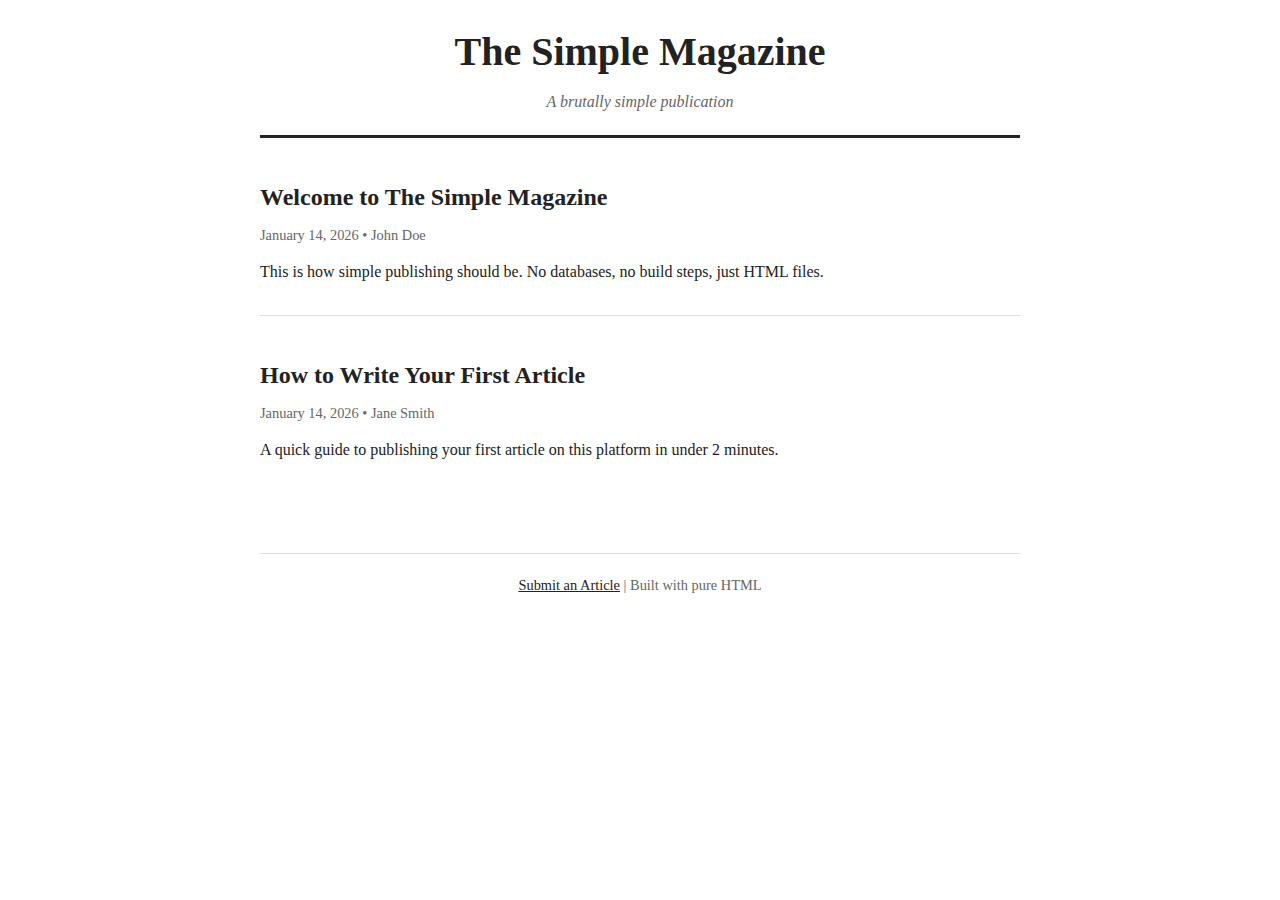
<file: index.html>
<!DOCTYPE html>
<html lang="en">
<head>
    <meta charset="UTF-8">
    <meta name="viewport" content="width=device-width, initial-scale=1.0">
    <title>The Simple Magazine</title>
    <link rel="stylesheet" href="style.css">
</head>
<body>
    <header>
        <h1>The Simple Magazine</h1>
        <p>A brutally simple publication</p>
    </header>

    <main>
        <!-- 
        ═══════════════════════════════════════════════════════════════
        HOW TO ADD A NEW ARTICLE:
        1. Copy article-template.html
        2. Paste your content into it
        3. Save as articles/your-article-name.html
        4. Add ONE line below (copy/paste an existing line and edit)
        5. Commit to GitHub
        ═══════════════════════════════════════════════════════════════
        -->

        <article class="article-preview">
            <h2><a href="articles/welcome.html">Welcome to The Simple Magazine</a></h2>
            <p class="meta">January 14, 2026 • John Doe</p>
            <p>This is how simple publishing should be. No databases, no build steps, just HTML files.</p>
        </article>

        <article class="article-preview">
            <h2><a href="articles/example-article.html">How to Write Your First Article</a></h2>
            <p class="meta">January 14, 2026 • Jane Smith</p>
            <p>A quick guide to publishing your first article on this platform in under 2 minutes.</p>
        </article>

        <!-- ADD NEW ARTICLES HERE (newest first) -->
        <!-- 
        <article class="article-preview">
            <h2><a href="articles/YOUR-FILE-NAME.html">Your Article Title</a></h2>
            <p class="meta">Date • Author Name</p>
            <p>Brief description or first paragraph excerpt.</p>
        </article>
        -->

    </main>

    <footer>
        <p><a href="submit.html">Submit an Article</a> | Built with pure HTML</p>
    </footer>
</body>
</html>
</file>
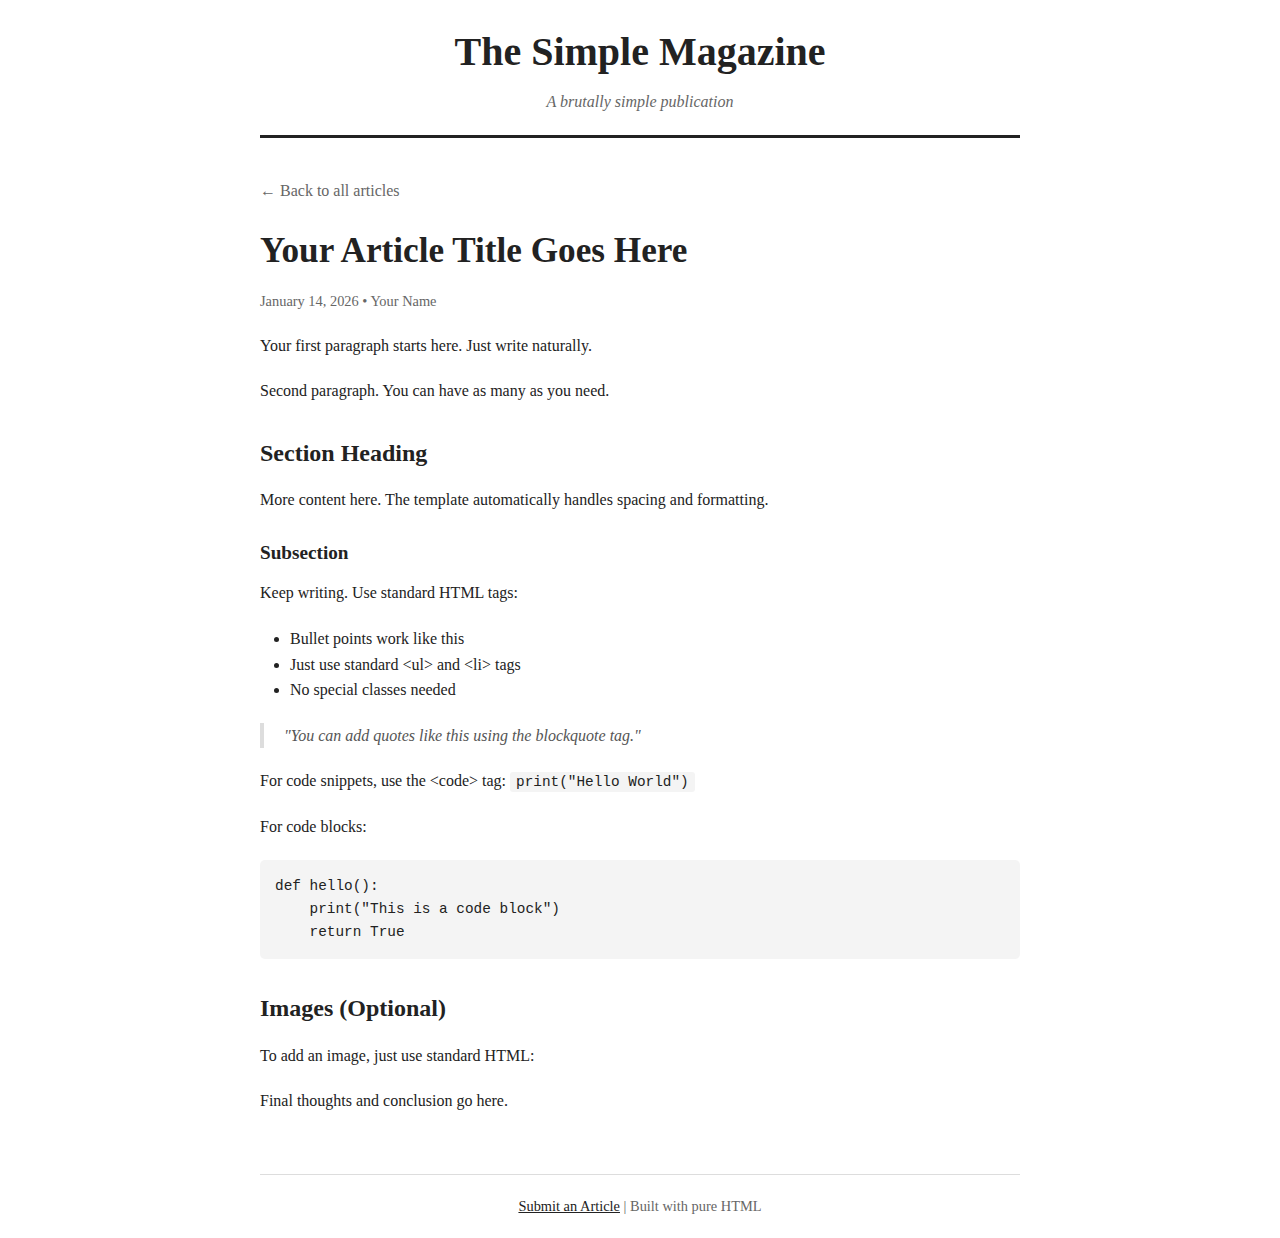
<file: article-template.html>
<!DOCTYPE html>
<html lang="en">
<head>
    <meta charset="UTF-8">
    <meta name="viewport" content="width=device-width, initial-scale=1.0">
    <title>ARTICLE TITLE HERE - The Simple Magazine</title>
    <link rel="stylesheet" href="../style.css">
</head>
<body>
    <header>
        <h1>The Simple Magazine</h1>
        <p>A brutally simple publication</p>
    </header>

    <a href="../index.html" class="back-link">← Back to all articles</a>

    <main>
        <article class="full-article">
            <!-- 
            ═══════════════════════════════════════════════════════════════
            INSTRUCTIONS:
            1. Change the <title> tag above to your article title
            2. Replace EVERYTHING between these comment blocks with your content
            3. Save this file as articles/your-article-name.html
            4. Add a link to index.html
            5. Commit to GitHub
            ═══════════════════════════════════════════════════════════════
            -->

            <h1>Your Article Title Goes Here</h1>
            <p class="meta">January 14, 2026 • Your Name</p>

            <p>Your first paragraph starts here. Just write naturally.</p>

            <p>Second paragraph. You can have as many as you need.</p>

            <h2>Section Heading</h2>
            
            <p>More content here. The template automatically handles spacing and formatting.</p>

            <h3>Subsection</h3>

            <p>Keep writing. Use standard HTML tags:</p>

            <ul>
                <li>Bullet points work like this</li>
                <li>Just use standard &lt;ul&gt; and &lt;li&gt; tags</li>
                <li>No special classes needed</li>
            </ul>

            <blockquote>
                "You can add quotes like this using the blockquote tag."
            </blockquote>

            <p>For code snippets, use the &lt;code&gt; tag: <code>print("Hello World")</code></p>

            <p>For code blocks:</p>
            <pre><code>def hello():
    print("This is a code block")
    return True</code></pre>

            <h2>Images (Optional)</h2>
            
            <p>To add an image, just use standard HTML:</p>
            <!-- <img src="../images/your-image.jpg" alt="Description" style="max-width: 100%; height: auto;"> -->

            <p>Final thoughts and conclusion go here.</p>

            <!-- END OF ARTICLE CONTENT -->

        </article>
    </main>

    <footer>
        <p><a href="../submit.html">Submit an Article</a> | Built with pure HTML</p>
    </footer>
</body>
</html>
</file>
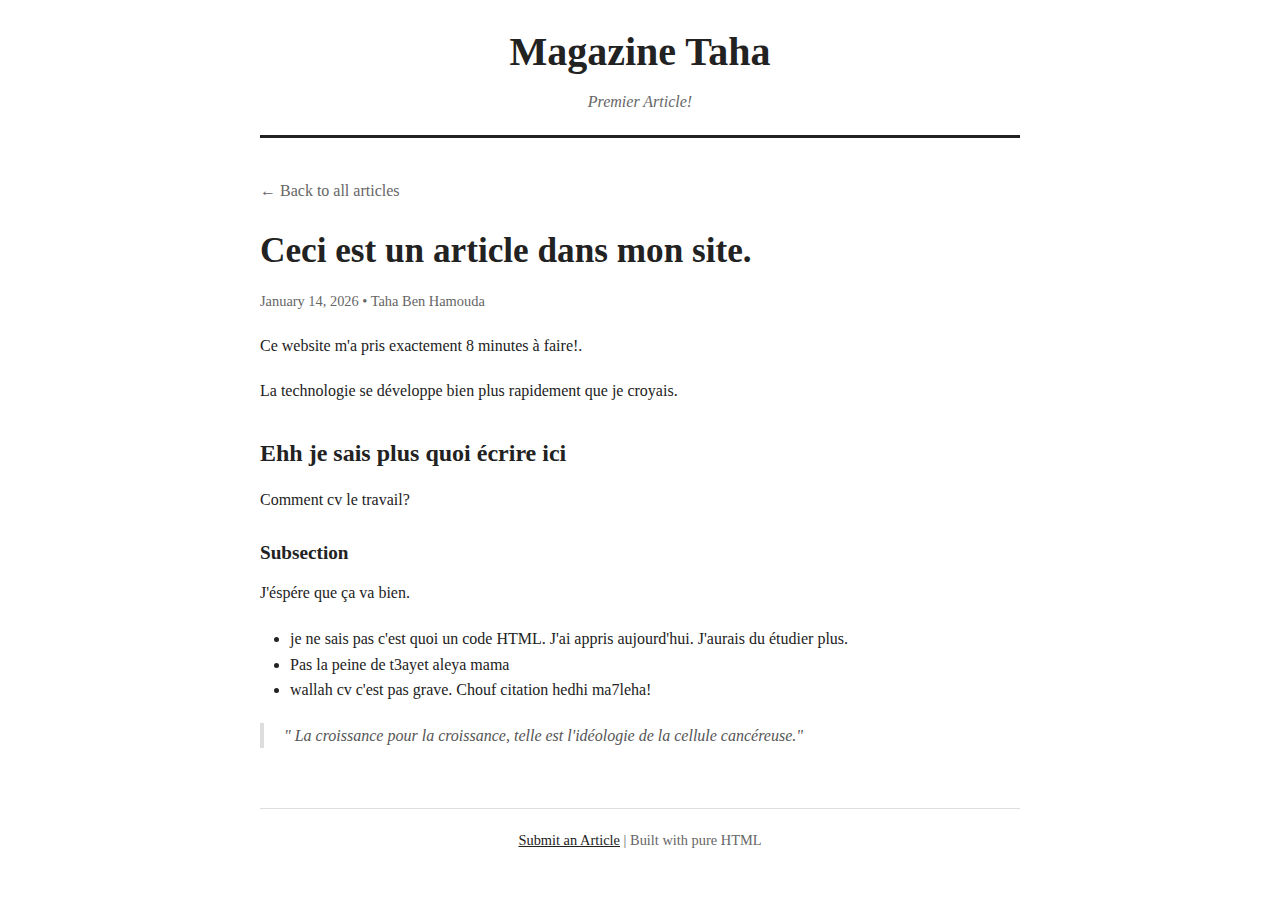
<file: Article1.html>
<!DOCTYPE html>
<html lang="en">
<head>
    <meta charset="UTF-8">
    <meta name="viewport" content="width=device-width, initial-scale=1.0">
    <title>Bonsoir Mohamed. Bonsoir Olfa!</title>
    <link rel="stylesheet" href="../style.css">
</head>
<body>
    <header>
        <h1>Magazine Taha</h1>
        <p>Premier Article!</p>
    </header>

    <a href="../index.html" class="back-link">← Back to all articles</a>

    <main>
        <article class="full-article">
            <!-- 
            ═══════════════════════════════════════════════════════════════
            INSTRUCTIONS:
            1. Change the <title> tag above to your article title
            2. Replace EVERYTHING between these comment blocks with your content
            3. Save this file as articles/your-article-name.html
            4. Add a link to index.html
            5. Commit to GitHub
            ═══════════════════════════════════════════════════════════════
            -->

            <h1>Ceci est un article dans mon site.</h1>
            <p class="meta">January 14, 2026 • Taha Ben Hamouda</p>

            <p>Ce website m'a pris exactement 8 minutes à faire!.</p>

            <p>La technologie se développe bien plus rapidement que je croyais.</p>

            <h2>Ehh je sais plus quoi écrire ici</h2>
            
            <p>Comment cv le travail?</p>

            <h3>Subsection</h3>

            <p>J'éspére que ça va bien.</p>

            <ul>
                <li>je ne sais pas c'est quoi un code HTML. J'ai appris aujourd'hui. J'aurais du étudier plus.</li>
                <li> Pas la peine de t3ayet aleya mama</li>
                <li>wallah cv c'est pas grave. Chouf citation hedhi ma7leha!</li>
            </ul>

            <blockquote>
                " La croissance pour la croissance, telle est l'idéologie de la cellule cancéreuse."
            </blockquote>


    <footer>
        <p><a href="../submit.html">Submit an Article</a> | Built with pure HTML</p>
    </footer>
</body>
</html>
</file>
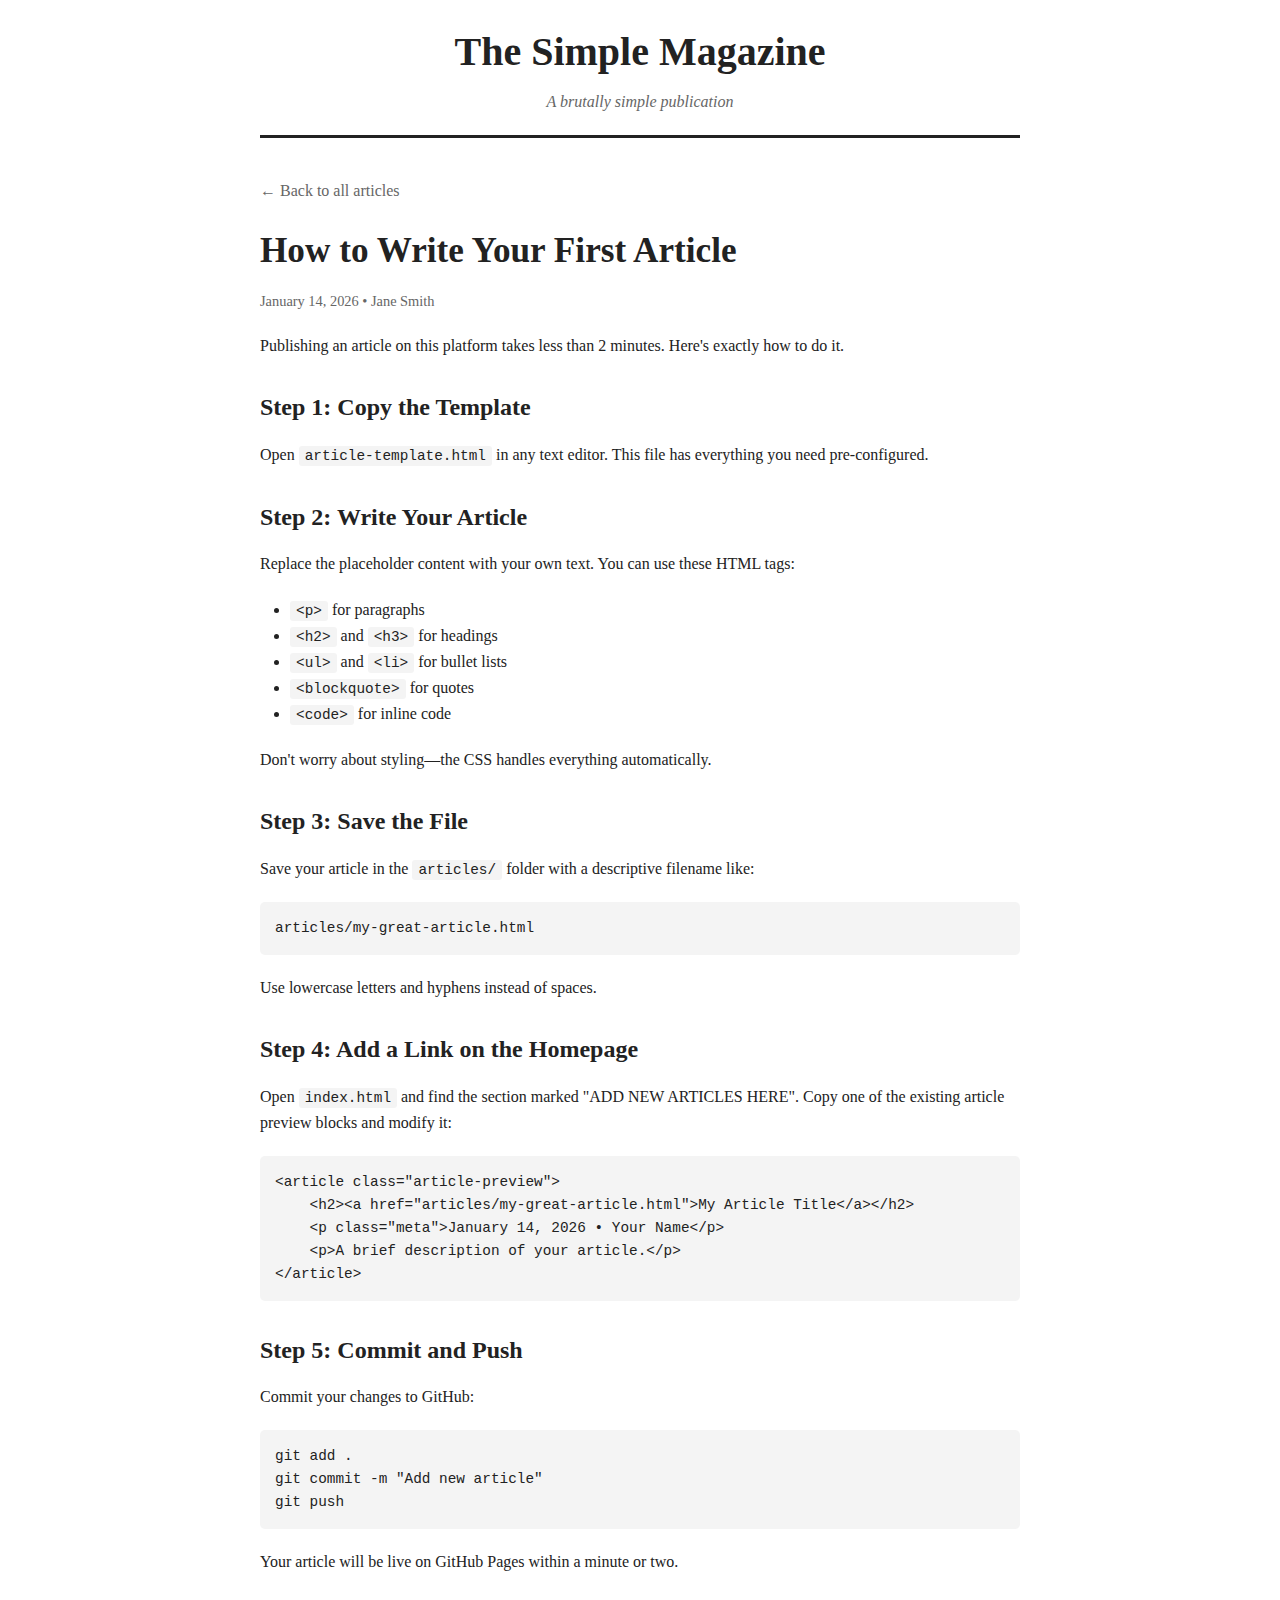
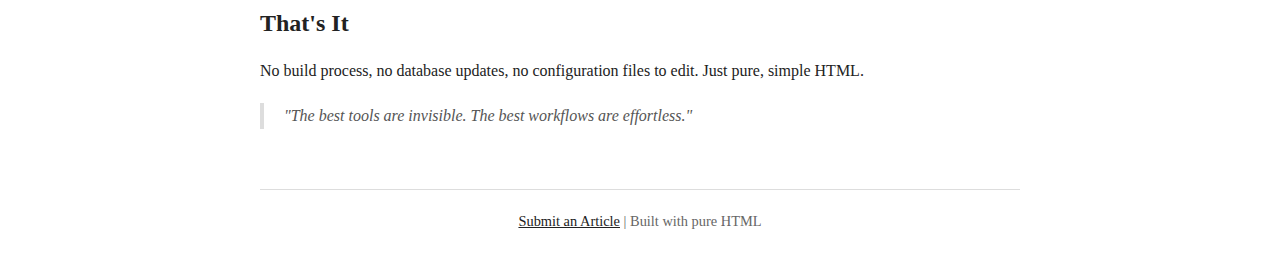
<file: example-article.html>
<!DOCTYPE html>
<html lang="en">
<head>
    <meta charset="UTF-8">
    <meta name="viewport" content="width=device-width, initial-scale=1.0">
    <title>How to Write Your First Article - The Simple Magazine</title>
    <link rel="stylesheet" href="../style.css">
</head>
<body>
    <header>
        <h1>The Simple Magazine</h1>
        <p>A brutally simple publication</p>
    </header>

    <a href="../index.html" class="back-link">← Back to all articles</a>

    <main>
        <article class="full-article">
            <h1>How to Write Your First Article</h1>
            <p class="meta">January 14, 2026 • Jane Smith</p>

            <p>Publishing an article on this platform takes less than 2 minutes. Here's exactly how to do it.</p>

            <h2>Step 1: Copy the Template</h2>
            
            <p>Open <code>article-template.html</code> in any text editor. This file has everything you need pre-configured.</p>

            <h2>Step 2: Write Your Article</h2>

            <p>Replace the placeholder content with your own text. You can use these HTML tags:</p>

            <ul>
                <li><code>&lt;p&gt;</code> for paragraphs</li>
                <li><code>&lt;h2&gt;</code> and <code>&lt;h3&gt;</code> for headings</li>
                <li><code>&lt;ul&gt;</code> and <code>&lt;li&gt;</code> for bullet lists</li>
                <li><code>&lt;blockquote&gt;</code> for quotes</li>
                <li><code>&lt;code&gt;</code> for inline code</li>
            </ul>

            <p>Don't worry about styling—the CSS handles everything automatically.</p>

            <h2>Step 3: Save the File</h2>

            <p>Save your article in the <code>articles/</code> folder with a descriptive filename like:</p>

            <pre><code>articles/my-great-article.html</code></pre>

            <p>Use lowercase letters and hyphens instead of spaces.</p>

            <h2>Step 4: Add a Link on the Homepage</h2>

            <p>Open <code>index.html</code> and find the section marked "ADD NEW ARTICLES HERE". Copy one of the existing article preview blocks and modify it:</p>

            <pre><code>&lt;article class="article-preview"&gt;
    &lt;h2&gt;&lt;a href="articles/my-great-article.html"&gt;My Article Title&lt;/a&gt;&lt;/h2&gt;
    &lt;p class="meta"&gt;January 14, 2026 • Your Name&lt;/p&gt;
    &lt;p&gt;A brief description of your article.&lt;/p&gt;
&lt;/article&gt;</code></pre>

            <h2>Step 5: Commit and Push</h2>

            <p>Commit your changes to GitHub:</p>

            <pre><code>git add .
git commit -m "Add new article"
git push</code></pre>

            <p>Your article will be live on GitHub Pages within a minute or two.</p>

            <h2>That's It</h2>

            <p>No build process, no database updates, no configuration files to edit. Just pure, simple HTML.</p>

            <blockquote>
                "The best tools are invisible. The best workflows are effortless."
            </blockquote>

        </article>
    </main>

    <footer>
        <p><a href="../submit.html">Submit an Article</a> | Built with pure HTML</p>
    </footer>
</body>
</html>
</file>
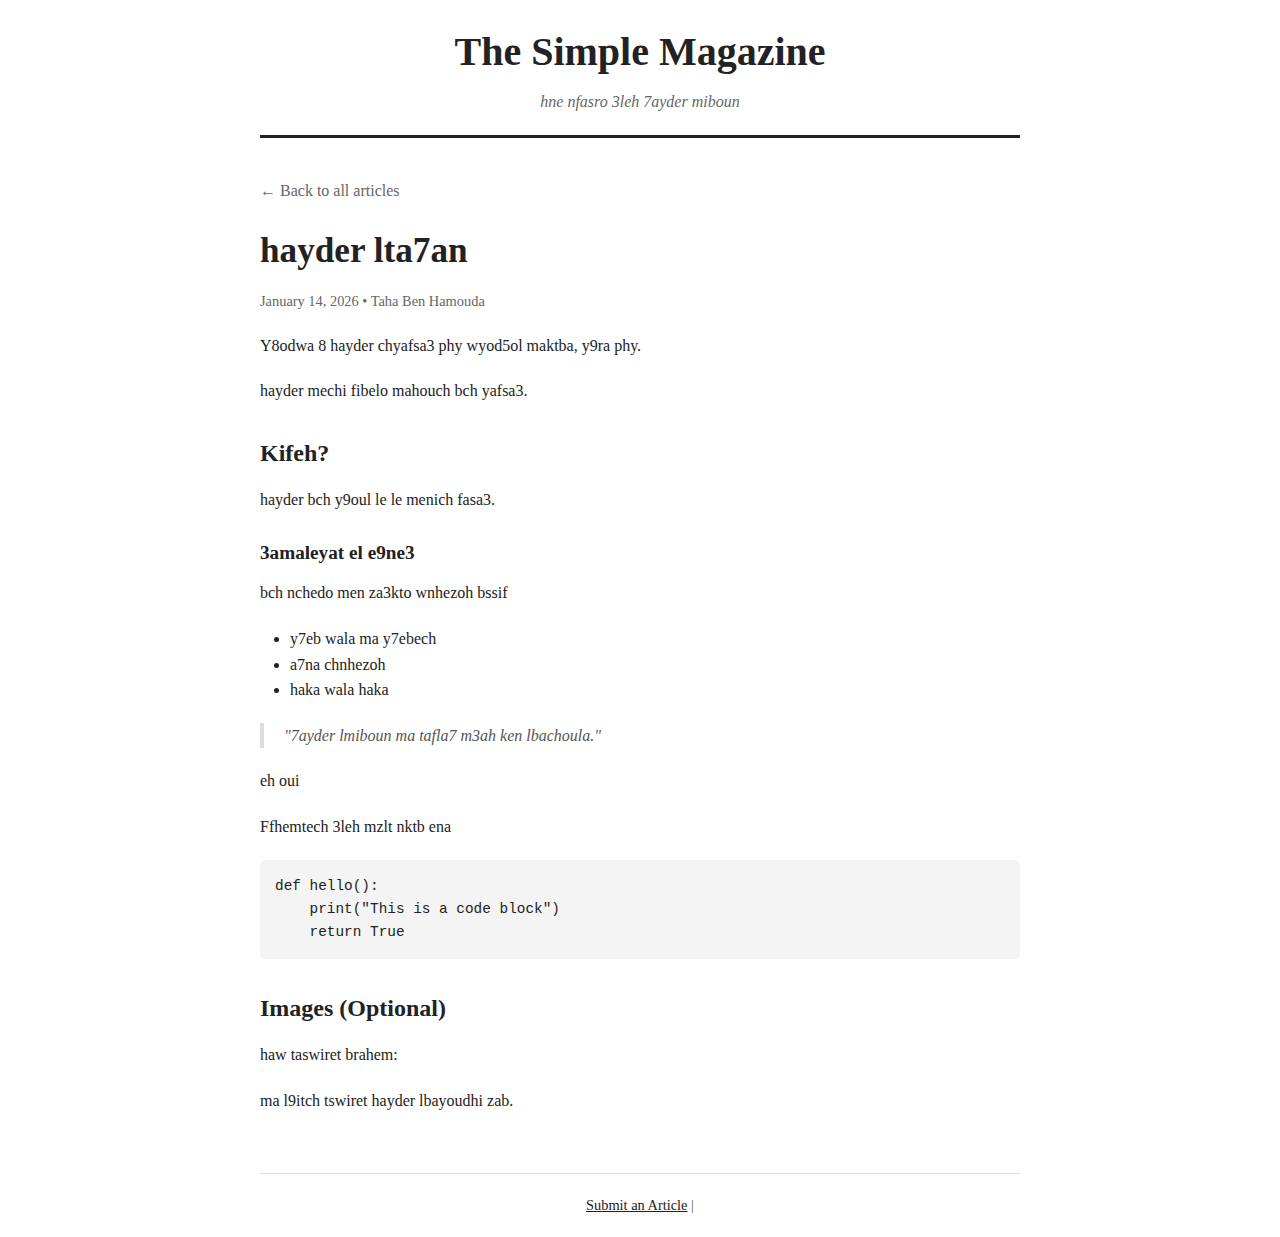
<file: hayder.html>
<!DOCTYPE html>
<html lang="en">
<head>
    <meta charset="UTF-8">
    <meta name="viewport" content="width=device-width, initial-scale=1.0">
    <title>ARTICLE TITLE HERE - The Simple Magazine</title>
    <link rel="stylesheet" href="../style.css">
</head>
<body>
    <header>
        <h1>The Simple Magazine</h1>
        <p> hne nfasro 3leh 7ayder miboun</p>
    </header>

    <a href="../index.html" class="back-link">← Back to all articles</a>

    <main>
        <article class="full-article">
            <!-- 
            ═══════════════════════════════════════════════════════════════
            INSTRUCTIONS:
            1. Change the <title> tag above to your article title
            2. Replace EVERYTHING between these comment blocks with your content
            3. Save this file as articles/your-article-name.html
            4. Add a link to index.html
            5. Commit to GitHub
            ═══════════════════════════════════════════════════════════════
            -->

            <h1>hayder lta7an</h1>
            <p class="meta">January 14, 2026 • Taha Ben Hamouda</p>

            <p>Y8odwa 8 hayder chyafsa3 phy wyod5ol maktba, y9ra phy.</p>

            <p>hayder mechi fibelo mahouch bch yafsa3.</p>

            <h2>Kifeh?</h2>
            
            <p>hayder bch y9oul le le menich fasa3.</p>

            <h3>3amaleyat el e9ne3</h3>

            <p>bch nchedo men za3kto wnhezoh bssif</p>

            <ul>
                <li>y7eb wala ma y7ebech</li>
                <li>a7na chnhezoh</li>
                <li>haka wala haka</li>
            </ul>

            <blockquote>
                "7ayder lmiboun ma tafla7 m3ah ken lbachoula."
            </blockquote>

            <p>eh oui</p>

            <p>Ffhemtech 3leh mzlt nktb ena</p>
            <pre><code>def hello():
    print("This is a code block")
    return True</code></pre>

            <h2>Images (Optional)</h2>
            
            <p>haw taswiret brahem:</p>
            <!-- <img src="../brahem.jpg" alt="Description" style="max-width: 100%; height: auto;"> -->

            <p>ma l9itch tswiret hayder lbayoudhi zab.</p>

            <!-- END OF ARTICLE CONTENT -->

        </article>
    </main>

    <footer>
        <p><a href="../submit.html">Submit an Article</a> | </p>
    </footer>
</body>
</html>
</file>
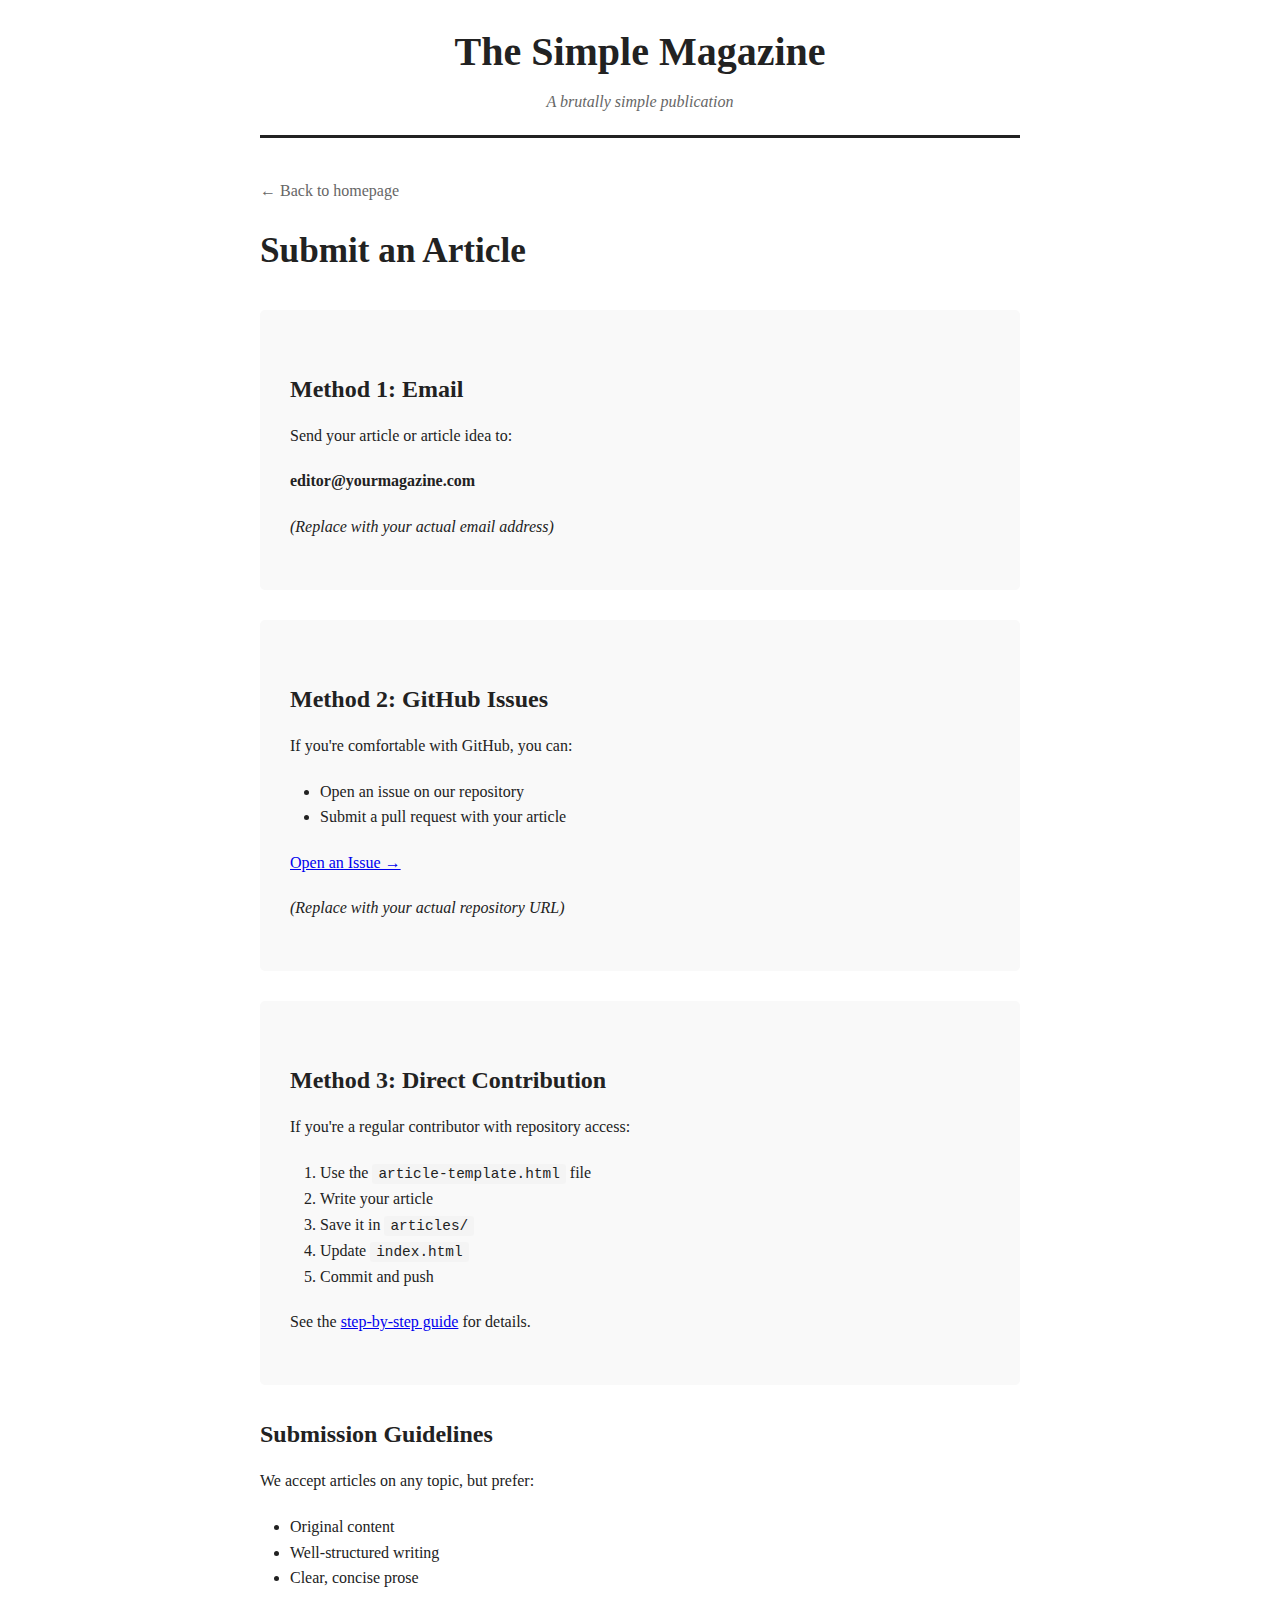
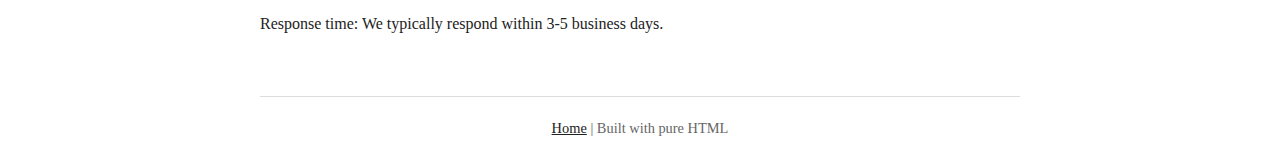
<file: submit.html>
<!DOCTYPE html>
<html lang="en">
<head>
    <meta charset="UTF-8">
    <meta name="viewport" content="width=device-width, initial-scale=1.0">
    <title>Submit an Article - The Simple Magazine</title>
    <link rel="stylesheet" href="style.css">
</head>
<body>
    <header>
        <h1>The Simple Magazine</h1>
        <p>A brutally simple publication</p>
    </header>

    <a href="index.html" class="back-link">← Back to homepage</a>

    <main>
        <article class="full-article">
            <h1>Submit an Article</h1>

            <div class="submit-info">
                <h2>Method 1: Email</h2>
                <p>Send your article or article idea to:</p>
                <p><strong>editor@yourmagazine.com</strong></p>
                <p><em>(Replace with your actual email address)</em></p>
            </div>

            <div class="submit-info">
                <h2>Method 2: GitHub Issues</h2>
                <p>If you're comfortable with GitHub, you can:</p>
                <ul>
                    <li>Open an issue on our repository</li>
                    <li>Submit a pull request with your article</li>
                </ul>
                <p><a href="https://github.com/YOUR-USERNAME/YOUR-REPO/issues" target="_blank">Open an Issue →</a></p>
                <p><em>(Replace with your actual repository URL)</em></p>
            </div>

            <div class="submit-info">
                <h2>Method 3: Direct Contribution</h2>
                <p>If you're a regular contributor with repository access:</p>
                <ol>
                    <li>Use the <code>article-template.html</code> file</li>
                    <li>Write your article</li>
                    <li>Save it in <code>articles/</code></li>
                    <li>Update <code>index.html</code></li>
                    <li>Commit and push</li>
                </ol>
                <p>See the <a href="articles/example-article.html">step-by-step guide</a> for details.</p>
            </div>

            <h2>Submission Guidelines</h2>
            <p>We accept articles on any topic, but prefer:</p>
            <ul>
                <li>Original content</li>
                <li>Well-structured writing</li>
                <li>Clear, concise prose</li>
            </ul>

            <p>Response time: We typically respond within 3-5 business days.</p>

        </article>
    </main>

    <footer>
        <p><a href="index.html">Home</a> | Built with pure HTML</p>
    </footer>
</body>
</html>
</file>
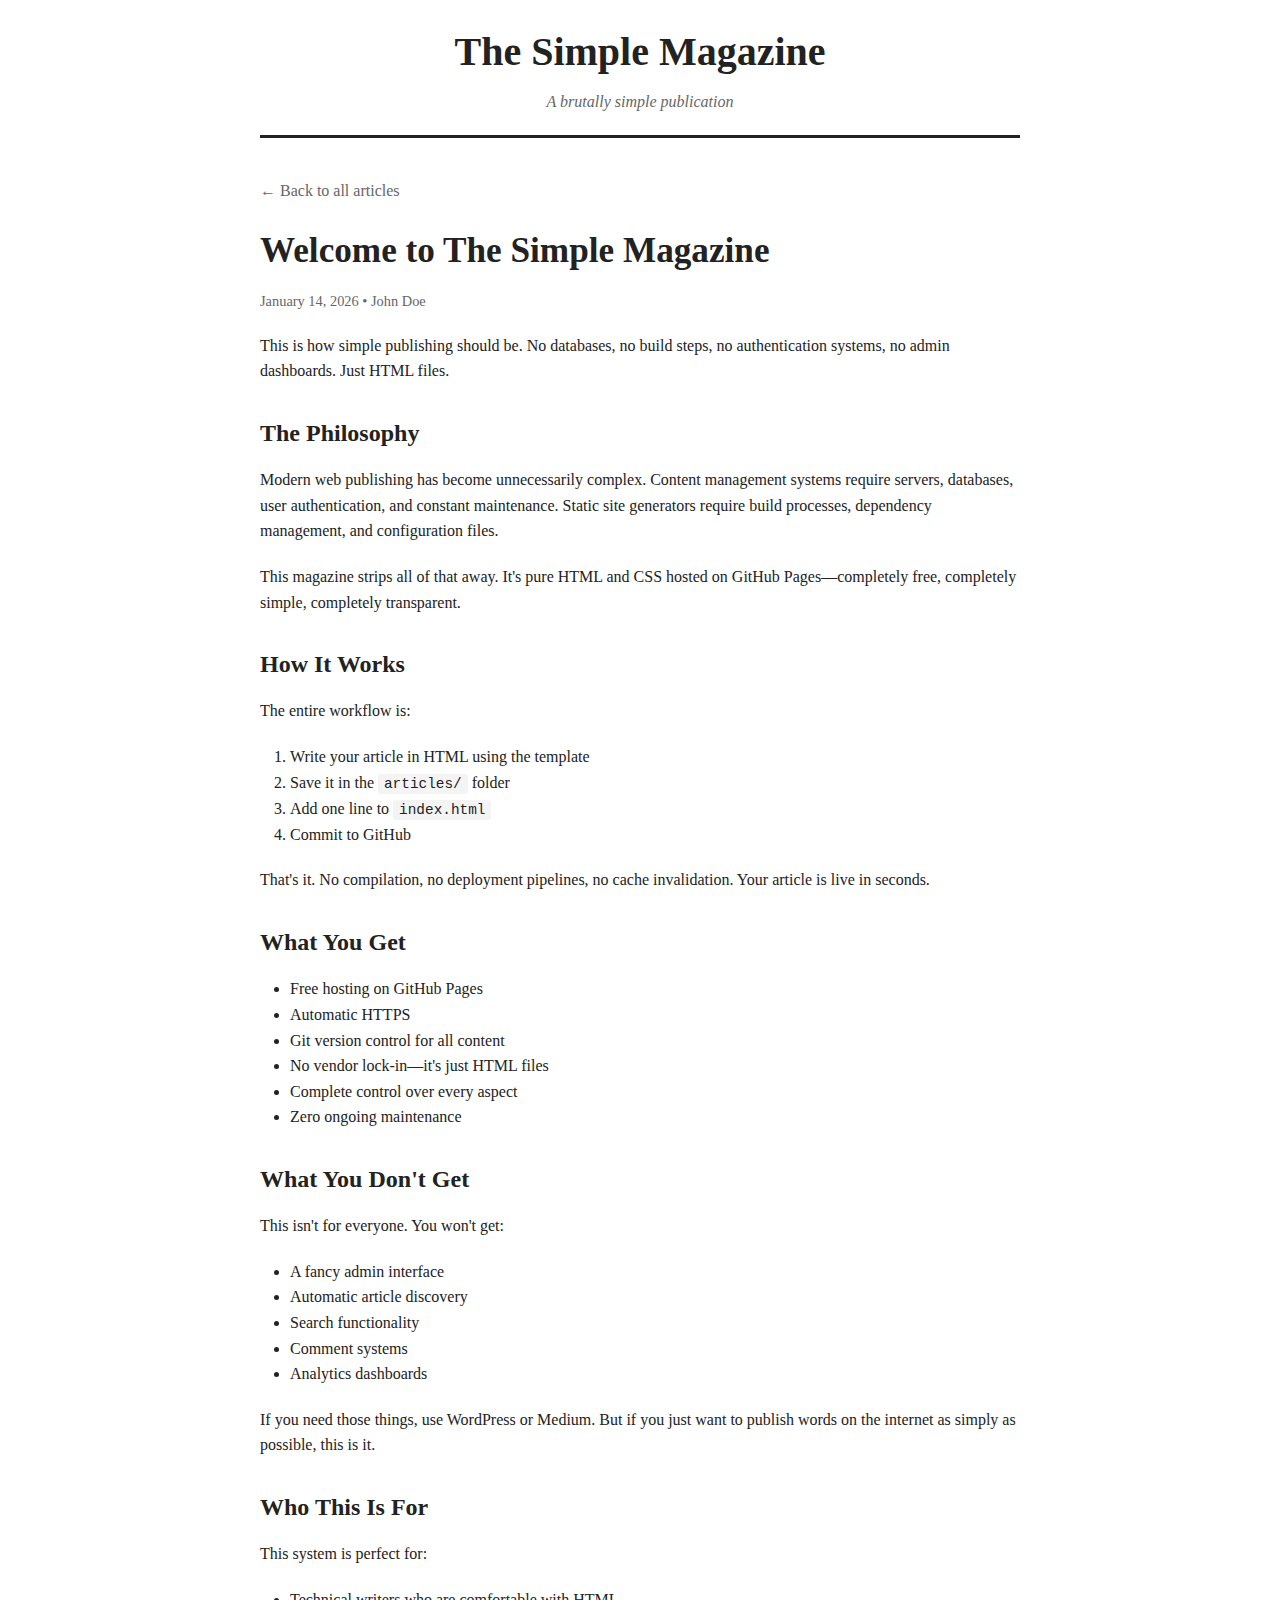
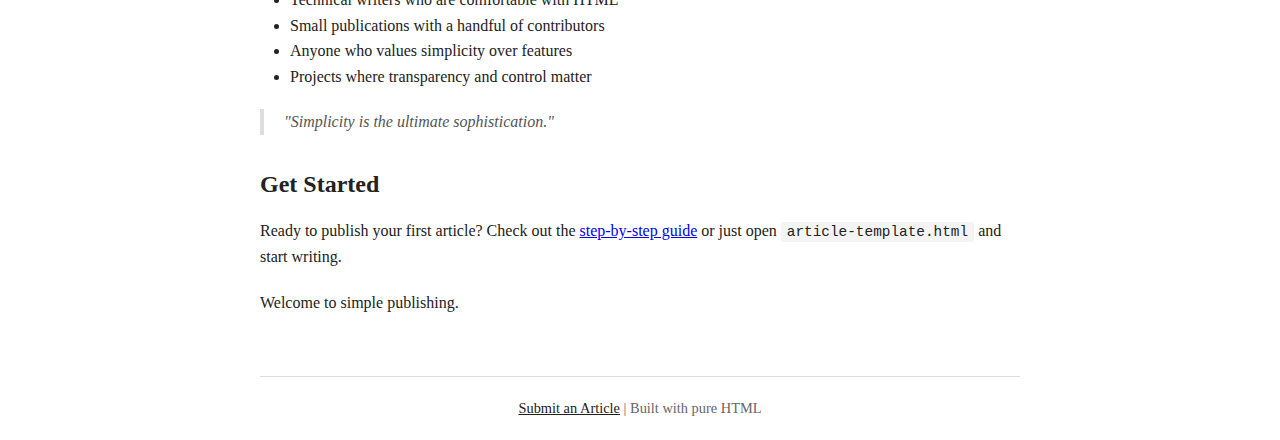
<file: welcome.html>
<!DOCTYPE html>
<html lang="en">
<head>
    <meta charset="UTF-8">
    <meta name="viewport" content="width=device-width, initial-scale=1.0">
    <title>Welcome to The Simple Magazine - The Simple Magazine</title>
    <link rel="stylesheet" href="../style.css">
</head>
<body>
    <header>
        <h1>The Simple Magazine</h1>
        <p>A brutally simple publication</p>
    </header>

    <a href="../index.html" class="back-link">← Back to all articles</a>

    <main>
        <article class="full-article">
            <h1>Welcome to The Simple Magazine</h1>
            <p class="meta">January 14, 2026 • John Doe</p>

            <p>This is how simple publishing should be. No databases, no build steps, no authentication systems, no admin dashboards. Just HTML files.</p>

            <h2>The Philosophy</h2>
            
            <p>Modern web publishing has become unnecessarily complex. Content management systems require servers, databases, user authentication, and constant maintenance. Static site generators require build processes, dependency management, and configuration files.</p>

            <p>This magazine strips all of that away. It's pure HTML and CSS hosted on GitHub Pages—completely free, completely simple, completely transparent.</p>

            <h2>How It Works</h2>

            <p>The entire workflow is:</p>

            <ol>
                <li>Write your article in HTML using the template</li>
                <li>Save it in the <code>articles/</code> folder</li>
                <li>Add one line to <code>index.html</code></li>
                <li>Commit to GitHub</li>
            </ol>

            <p>That's it. No compilation, no deployment pipelines, no cache invalidation. Your article is live in seconds.</p>

            <h2>What You Get</h2>

            <ul>
                <li>Free hosting on GitHub Pages</li>
                <li>Automatic HTTPS</li>
                <li>Git version control for all content</li>
                <li>No vendor lock-in—it's just HTML files</li>
                <li>Complete control over every aspect</li>
                <li>Zero ongoing maintenance</li>
            </ul>

            <h2>What You Don't Get</h2>

            <p>This isn't for everyone. You won't get:</p>

            <ul>
                <li>A fancy admin interface</li>
                <li>Automatic article discovery</li>
                <li>Search functionality</li>
                <li>Comment systems</li>
                <li>Analytics dashboards</li>
            </ul>

            <p>If you need those things, use WordPress or Medium. But if you just want to publish words on the internet as simply as possible, this is it.</p>

            <h2>Who This Is For</h2>

            <p>This system is perfect for:</p>

            <ul>
                <li>Technical writers who are comfortable with HTML</li>
                <li>Small publications with a handful of contributors</li>
                <li>Anyone who values simplicity over features</li>
                <li>Projects where transparency and control matter</li>
            </ul>

            <blockquote>
                "Simplicity is the ultimate sophistication."
            </blockquote>

            <h2>Get Started</h2>

            <p>Ready to publish your first article? Check out the <a href="example-article.html">step-by-step guide</a> or just open <code>article-template.html</code> and start writing.</p>

            <p>Welcome to simple publishing.</p>

        </article>
    </main>

    <footer>
        <p><a href="../submit.html">Submit an Article</a> | Built with pure HTML</p>
    </footer>
</body>
</html>
</file>
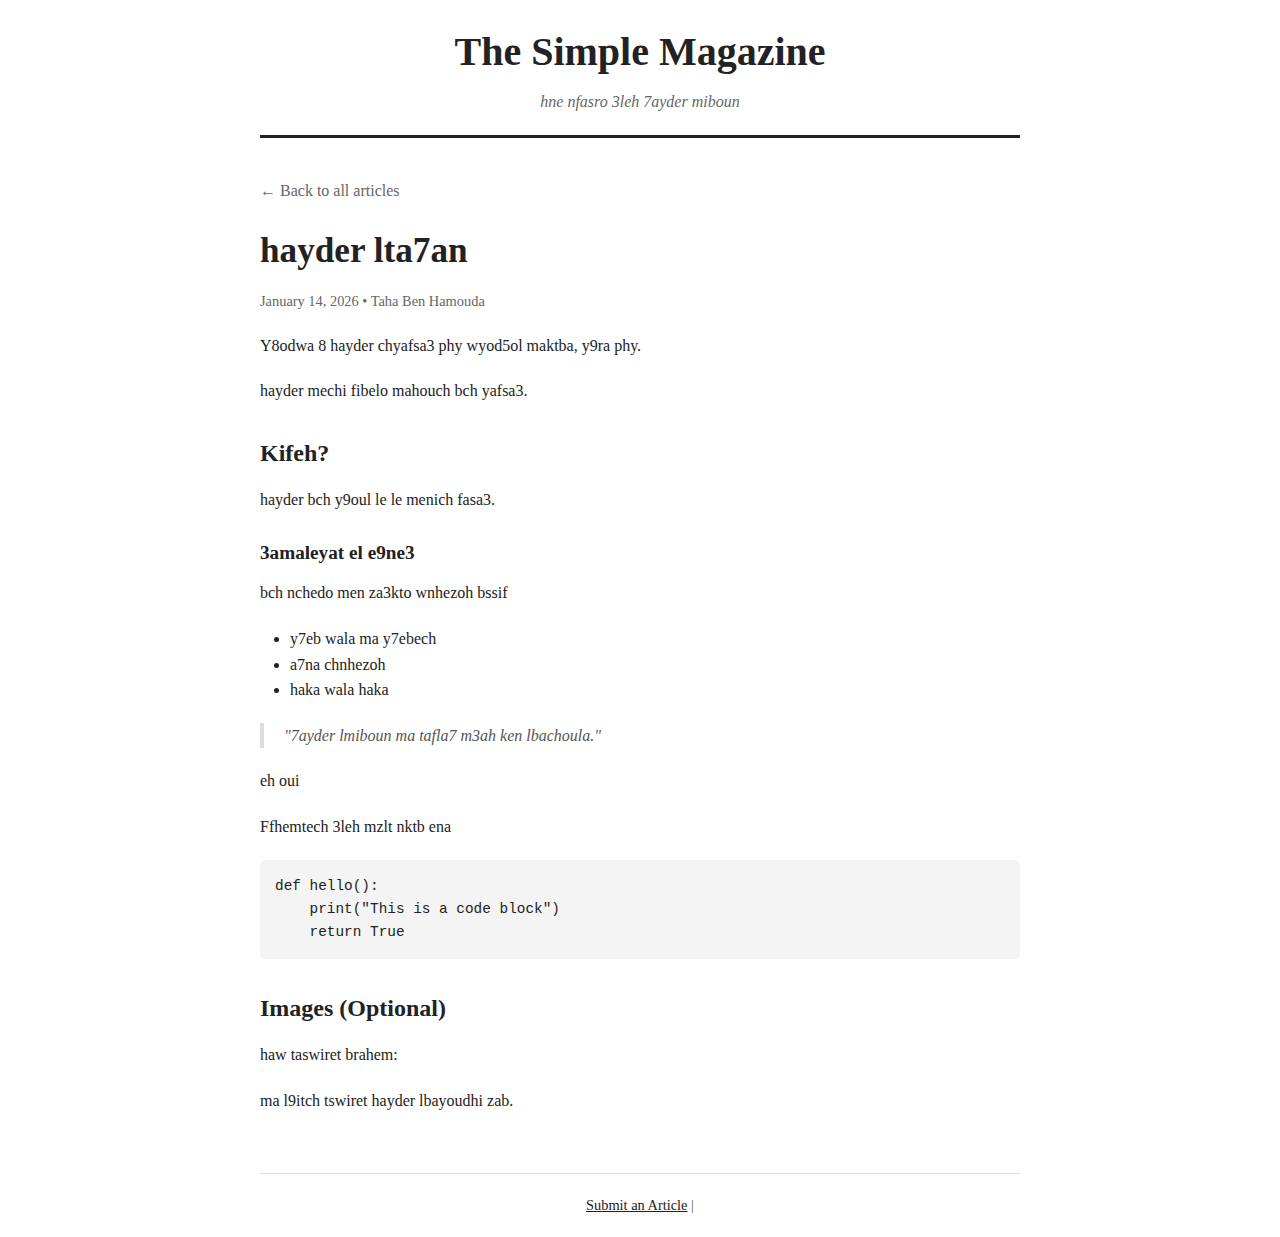
<file: articles/hayder.html>
<!DOCTYPE html>
<html lang="en">
<head>
    <meta charset="UTF-8">
    <meta name="viewport" content="width=device-width, initial-scale=1.0">
    <title>ARTICLE TITLE HERE - The Simple Magazine</title>
    <link rel="stylesheet" href="../style.css">
</head>
<body>
    <header>
        <h1>The Simple Magazine</h1>
        <p> hne nfasro 3leh 7ayder miboun</p>
    </header>

    <a href="../index.html" class="back-link">← Back to all articles</a>

    <main>
        <article class="full-article">
            <!-- 
            ═══════════════════════════════════════════════════════════════
            INSTRUCTIONS:
            1. Change the <title> tag above to your article title
            2. Replace EVERYTHING between these comment blocks with your content
            3. Save this file as articles/your-article-name.html
            4. Add a link to index.html
            5. Commit to GitHub
            ═══════════════════════════════════════════════════════════════
            -->

            <h1>hayder lta7an</h1>
            <p class="meta">January 14, 2026 • Taha Ben Hamouda</p>

            <p>Y8odwa 8 hayder chyafsa3 phy wyod5ol maktba, y9ra phy.</p>

            <p>hayder mechi fibelo mahouch bch yafsa3.</p>

            <h2>Kifeh?</h2>
            
            <p>hayder bch y9oul le le menich fasa3.</p>

            <h3>3amaleyat el e9ne3</h3>

            <p>bch nchedo men za3kto wnhezoh bssif</p>

            <ul>
                <li>y7eb wala ma y7ebech</li>
                <li>a7na chnhezoh</li>
                <li>haka wala haka</li>
            </ul>

            <blockquote>
                "7ayder lmiboun ma tafla7 m3ah ken lbachoula."
            </blockquote>

            <p>eh oui</p>

            <p>Ffhemtech 3leh mzlt nktb ena</p>
            <pre><code>def hello():
    print("This is a code block")
    return True</code></pre>

            <h2>Images (Optional)</h2>
            
            <p>haw taswiret brahem:</p>
            <!-- <img src="brahem.JPG" alt="Description" style="max-width: 100%; height: auto;"> -->

            <p>ma l9itch tswiret hayder lbayoudhi zab.</p>

            <!-- END OF ARTICLE CONTENT -->

        </article>
    </main>

    <footer>
        <p><a href="../submit.html">Submit an Article</a> | </p>
    </footer>
</body>
</html>
</file>
<file: style.css>
/* ═══════════════════════════════════════════════════════════════
   MINIMAL MAGAZINE STYLES
   Edit these values to change colors/fonts across the entire site
   ═══════════════════════════════════════════════════════════════ */

* {
    margin: 0;
    padding: 0;
    box-sizing: border-box;
}

body {
    font-family: Georgia, 'Times New Roman', serif;
    line-height: 1.6;
    color: #222;
    background: #fff;
    max-width: 800px;
    margin: 0 auto;
    padding: 20px;
}

/* Header */
header {
    text-align: center;
    border-bottom: 3px solid #222;
    padding-bottom: 20px;
    margin-bottom: 40px;
}

header h1 {
    font-size: 2.5em;
    margin-bottom: 5px;
}

header p {
    color: #666;
    font-style: italic;
}

/* Article previews on homepage */
.article-preview {
    margin-bottom: 40px;
    padding-bottom: 30px;
    border-bottom: 1px solid #ddd;
}

.article-preview:last-of-type {
    border-bottom: none;
}

.article-preview h2 {
    margin-bottom: 8px;
}

.article-preview h2 a {
    color: #222;
    text-decoration: none;
}

.article-preview h2 a:hover {
    text-decoration: underline;
}

.meta {
    color: #666;
    font-size: 0.9em;
    margin-bottom: 12px;
}

/* Individual article pages */
article.full-article h1 {
    font-size: 2.2em;
    margin-bottom: 10px;
}

article.full-article p {
    margin-bottom: 20px;
}

article.full-article h2 {
    font-size: 1.5em;
    margin-top: 30px;
    margin-bottom: 15px;
}

article.full-article h3 {
    font-size: 1.2em;
    margin-top: 25px;
    margin-bottom: 12px;
}

article.full-article ul,
article.full-article ol {
    margin-left: 30px;
    margin-bottom: 20px;
}

article.full-article blockquote {
    border-left: 4px solid #ddd;
    padding-left: 20px;
    margin: 20px 0;
    font-style: italic;
    color: #555;
}

article.full-article code {
    background: #f4f4f4;
    padding: 2px 6px;
    border-radius: 3px;
    font-family: 'Courier New', monospace;
    font-size: 0.9em;
}

article.full-article pre {
    background: #f4f4f4;
    padding: 15px;
    border-radius: 5px;
    overflow-x: auto;
    margin-bottom: 20px;
}

article.full-article pre code {
    background: none;
    padding: 0;
}

/* Back link */
.back-link {
    display: inline-block;
    margin-bottom: 20px;
    color: #666;
    text-decoration: none;
}

.back-link:hover {
    text-decoration: underline;
}

/* Footer */
footer {
    text-align: center;
    margin-top: 60px;
    padding-top: 20px;
    border-top: 1px solid #ddd;
    color: #666;
    font-size: 0.9em;
}

footer a {
    color: #222;
}

/* Submit page specific */
.submit-info {
    background: #f9f9f9;
    padding: 30px;
    border-radius: 5px;
    margin: 30px 0;
}

.submit-info h2 {
    margin-bottom: 15px;
}

.submit-info p {
    margin-bottom: 15px;
}

.submit-info code {
    background: #fff;
    padding: 3px 8px;
    border-radius: 3px;
    font-family: 'Courier New', monospace;
}

/* Responsive */
@media (max-width: 600px) {
    body {
        padding: 15px;
    }
    
    header h1 {
        font-size: 2em;
    }
    
    article.full-article h1 {
        font-size: 1.8em;
    }
}
</file>
